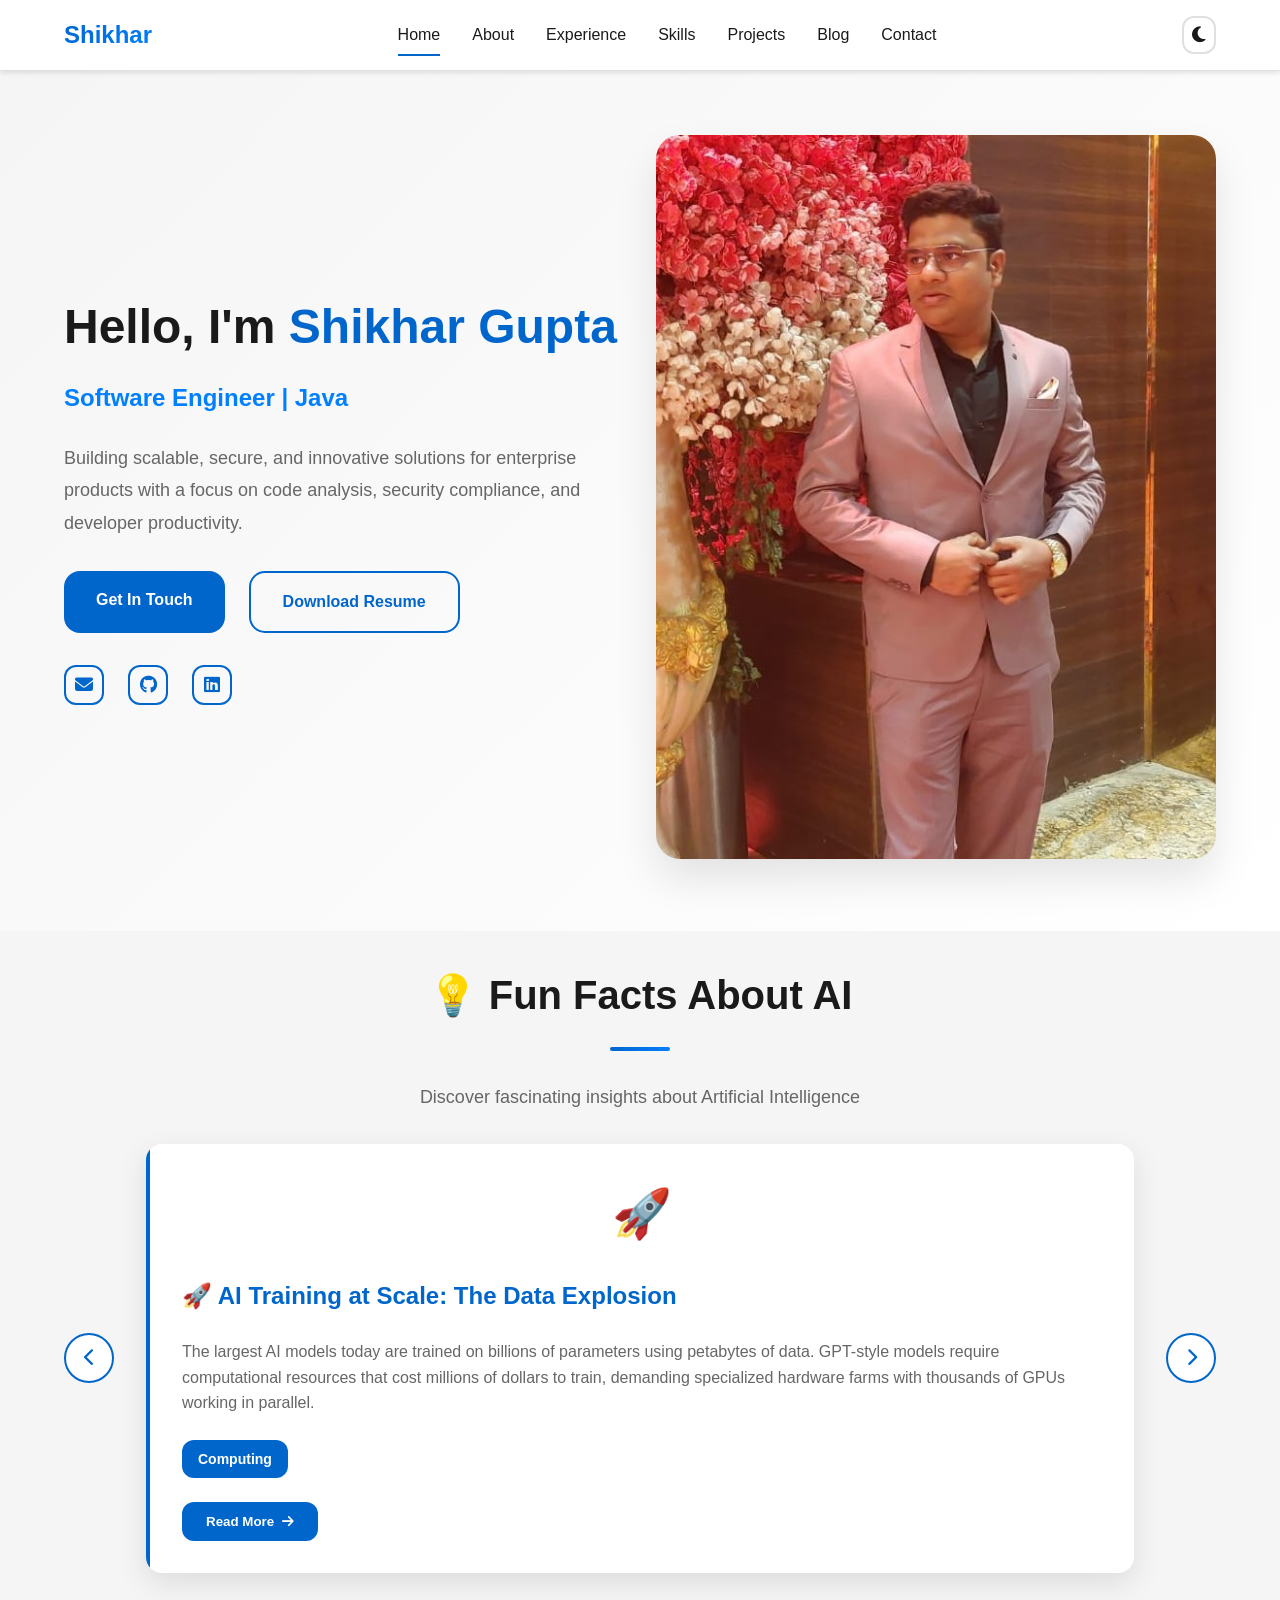
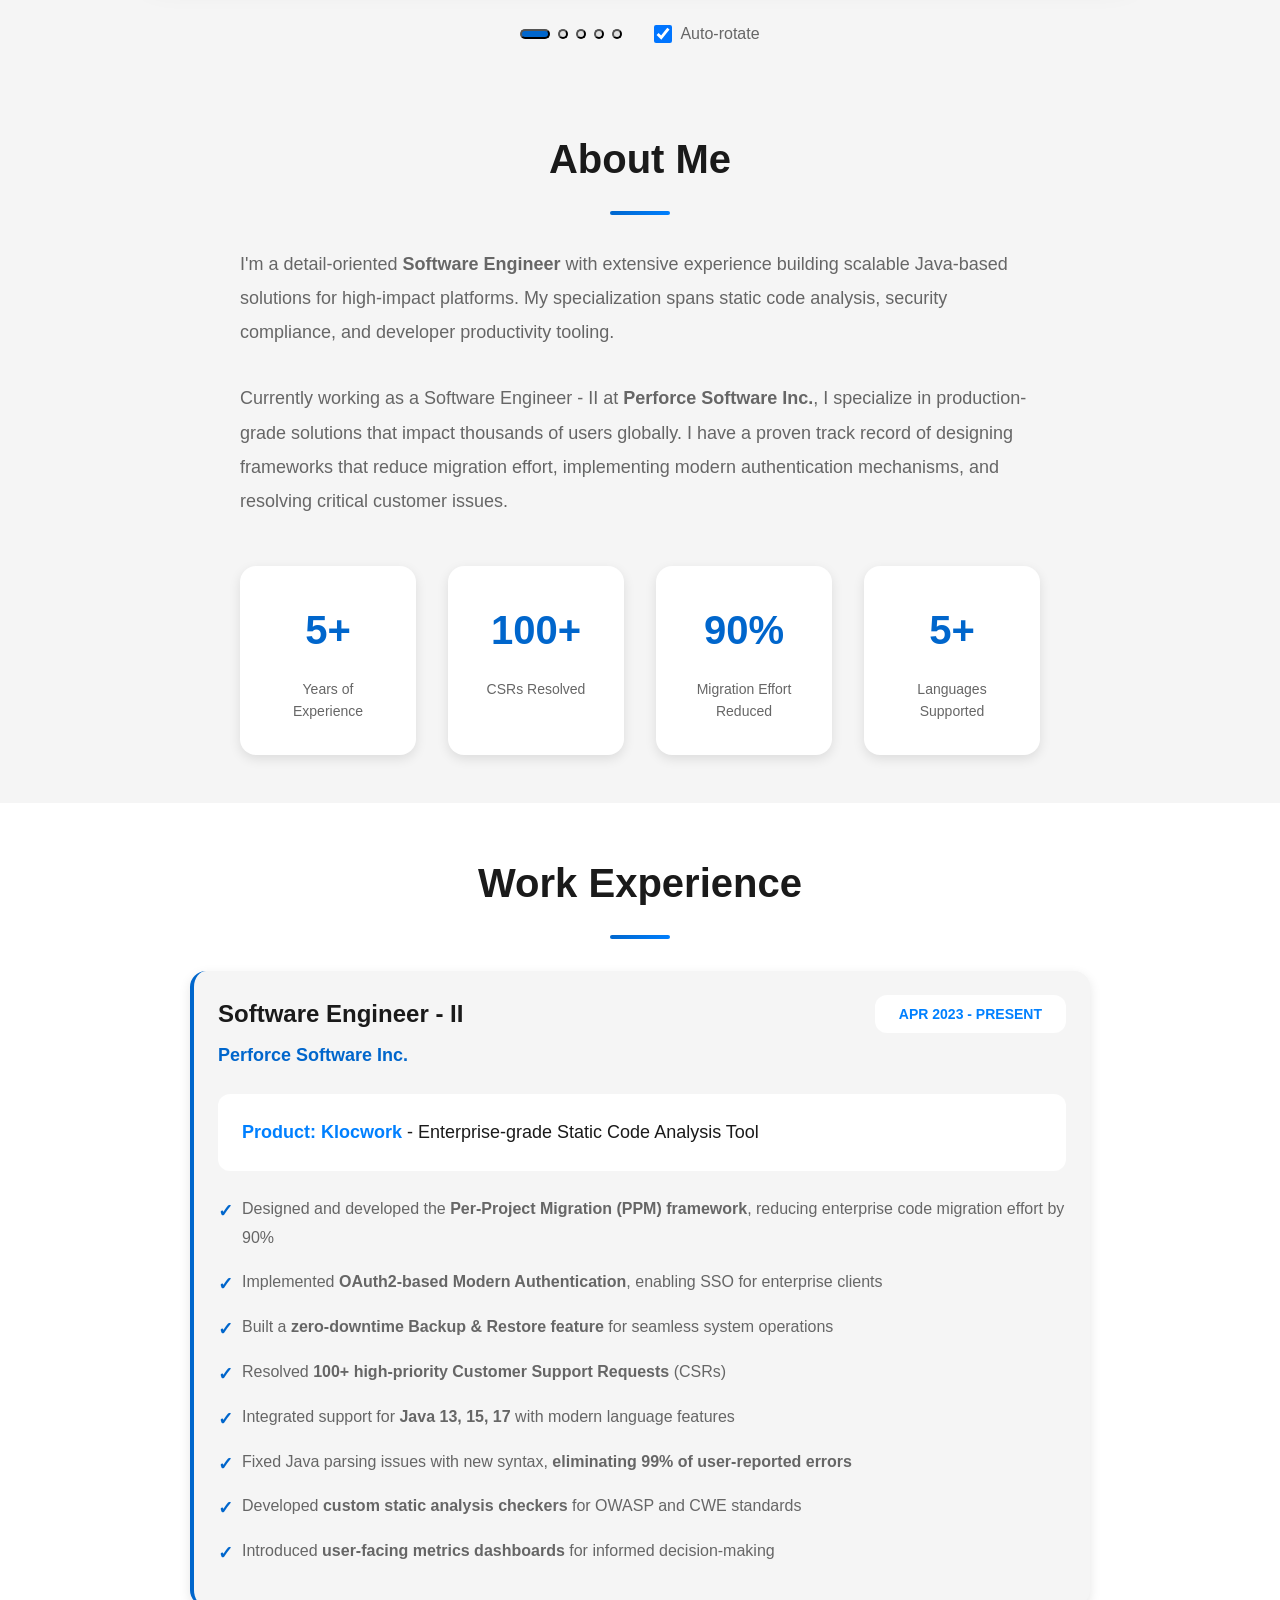
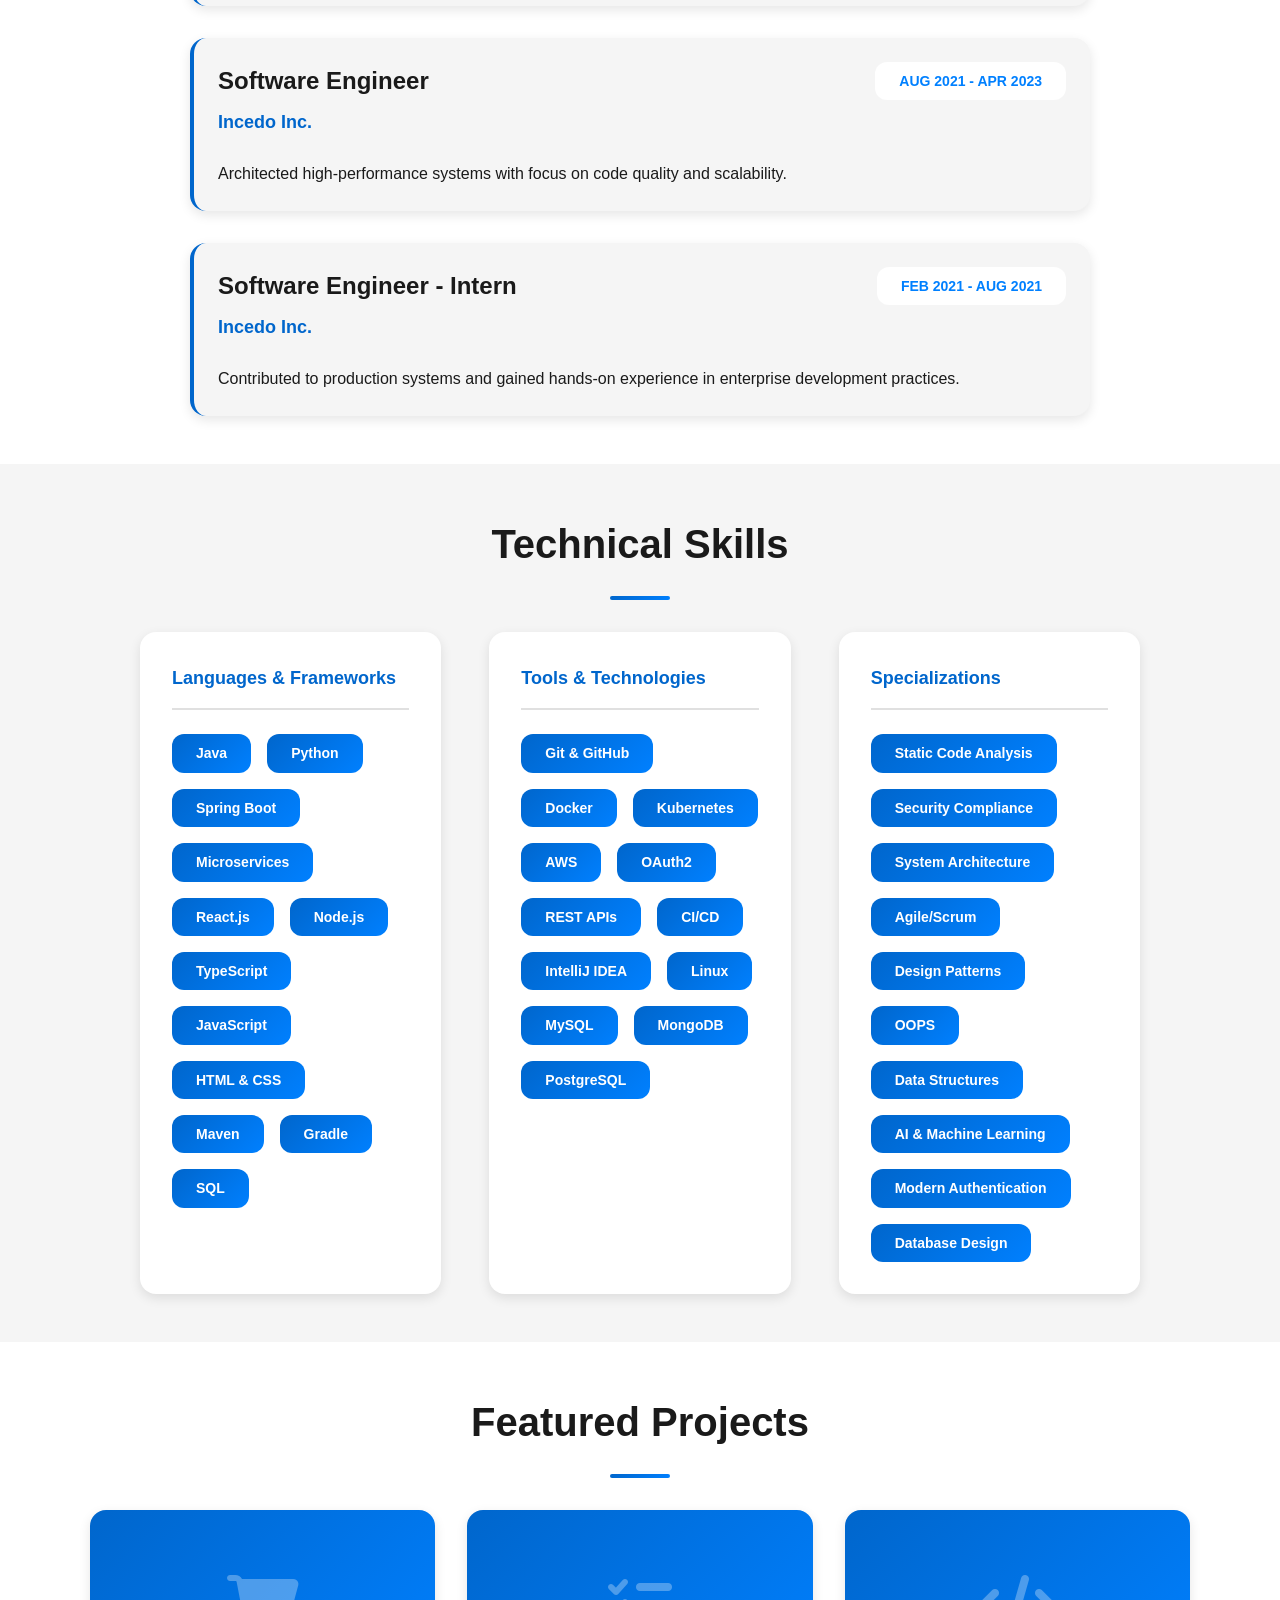
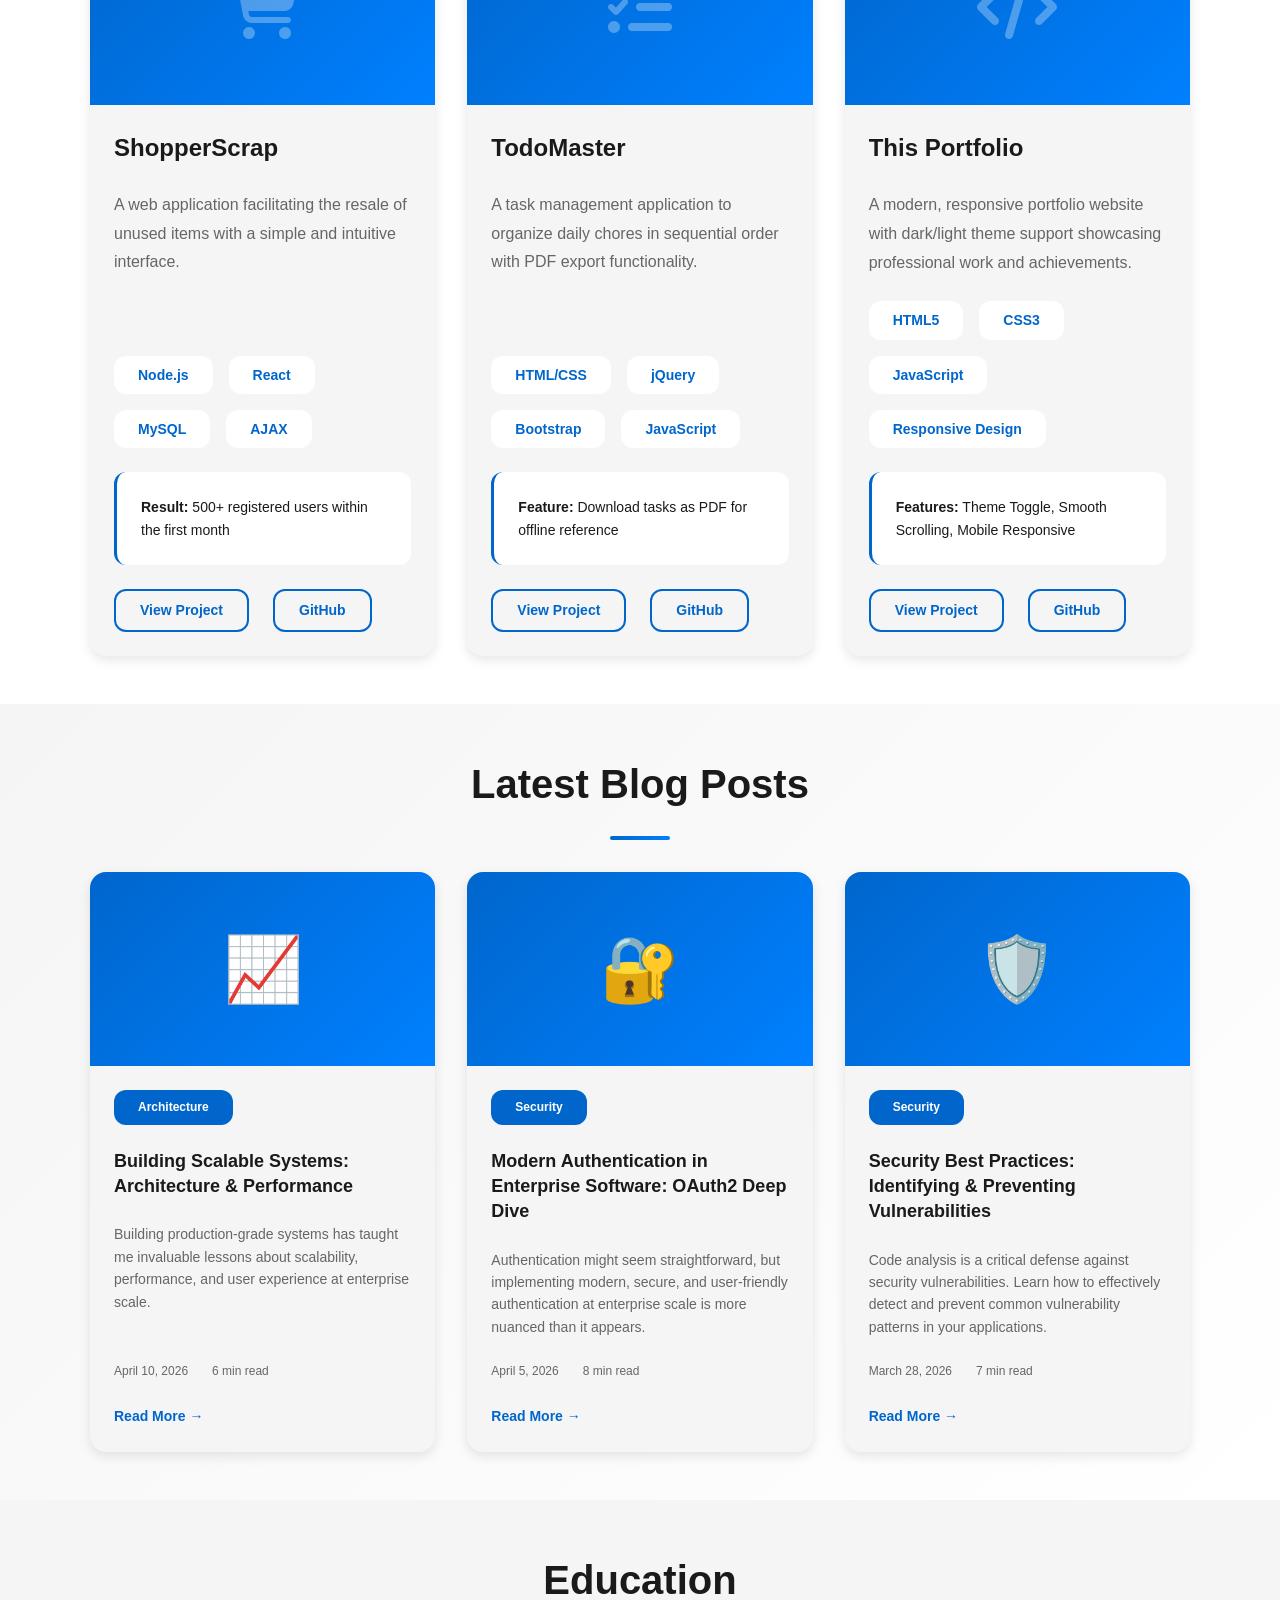
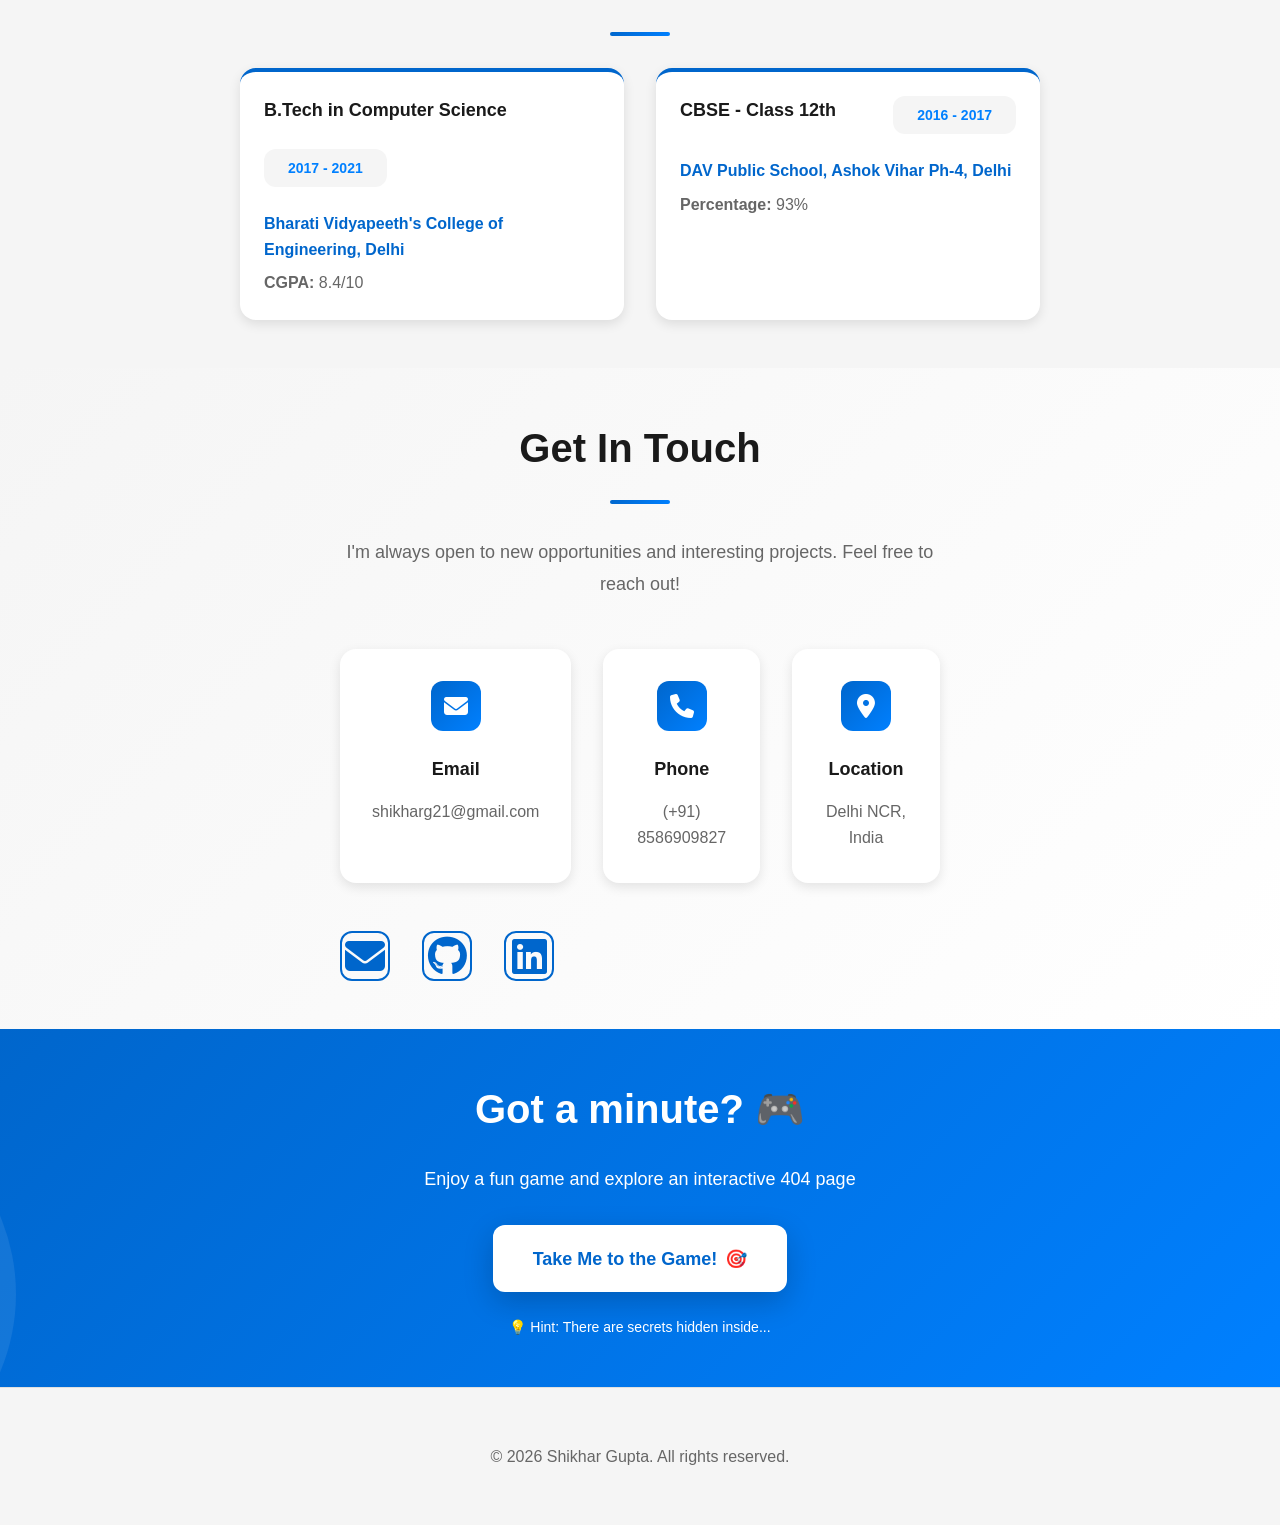
<file: index.html>
<!DOCTYPE html>
<html lang="en">
<head>
    <meta charset="UTF-8">
    <meta name="viewport" content="width=device-width, initial-scale=1.0">
    <title>Shikhar Gupta - Software Engineer Portfolio</title>
    <link rel="icon" type="image/svg+xml" href="data:image/svg+xml,<svg xmlns='http://www.w3.org/2000/svg' viewBox='0 0 100 100'><text y='75' font-size='80'>🌐</text></svg>">
    <link rel="stylesheet" href="style.css">
    <link rel="stylesheet" href="https://cdnjs.cloudflare.com/ajax/libs/font-awesome/6.4.0/css/all.min.css">
</head>
<body>
    <!-- Navigation Bar -->
    <nav class="navbar">
        <div class="container">
            <div class="nav-content">
                <div class="logo">
                    <h1>Shikhar</h1>
                </div>
                <ul class="nav-links">
                    <li><a href="#home" class="active">Home</a></li>
                    <li><a href="#about">About</a></li>
                    <li><a href="#experience">Experience</a></li>
                    <li><a href="#skills">Skills</a></li>
                    <li><a href="#projects">Projects</a></li>
                    <li><a href="#blog">Blog</a></li>
                    <li><a href="#contact">Contact</a></li>
                </ul>
                <button class="theme-toggle" id="themeToggle" title="Toggle dark/light mode">
                    <i class="fas fa-moon"></i>
                </button>
            </div>
        </div>
    </nav>

    <!-- Sticky Sidebar -->
    <aside class="sticky-sidebar" id="stickySidebar">
        <div class="sidebar-content">
            <div class="sidebar-profile">
                <img src="resources/profile.jpg" alt="Shikhar Gupta" class="sidebar-photo">
                <h3 class="sidebar-name">Shikhar</h3>
            </div>
            <nav class="sidebar-nav">
                <ul>
                    <li><a href="#home" class="sidebar-link active" data-section="home">Home</a></li>
                    <li><a href="#fun-facts" class="sidebar-link" data-section="fun-facts">Facts</a></li>
                    <li><a href="#about" class="sidebar-link" data-section="about">About</a></li>
                    <li><a href="#experience" class="sidebar-link" data-section="experience">Experience</a></li>
                    <li><a href="#skills" class="sidebar-link" data-section="skills">Skills</a></li>
                    <li><a href="#projects" class="sidebar-link" data-section="projects">Projects</a></li>
                    <li><a href="#blog" class="sidebar-link" data-section="blog">Blog</a></li>
                    <li><a href="#contact" class="sidebar-link" data-section="contact">Contact</a></li>
                </ul>
            </nav>
            <div class="sidebar-footer">
                <button class="sidebar-theme-toggle" id="sidebarThemeToggle" title="Toggle dark/light mode">
                    <i class="fas fa-moon"></i>
                </button>
            </div>
        </div>
    </aside>

    <!-- Hero Section -->
    <section id="home" class="hero">
        <div class="container">
            <div class="hero-content">
                <div class="hero-text">
                    <h2 class="hero-greeting">Hello, I'm <span class="highlight">Shikhar Gupta</span></h2>
                    <p class="hero-subtitle">Software Engineer | Java </p>
                    <p class="hero-description">Building scalable, secure, and innovative solutions for enterprise products with a focus on code analysis, security compliance, and developer productivity.</p>
                    <div class="hero-buttons">
                        <a href="#contact" class="btn btn-primary">Get In Touch</a>
                        <a href="Resume_shikhar.pdf" class="btn btn-secondary" download>Download Resume</a>
                    </div>
                    <div class="social-links">
                        <a href="mailto:shikharg21@gmail.com" target="_blank" title="Email">
                            <i class="fas fa-envelope"></i>
                        </a>
                        <a href="https://github.com/shikharg21" target="_blank" title="GitHub">
                            <i class="fab fa-github"></i>
                        </a>
                        <a href="https://linkedin.com/in/shikharg21" target="_blank" title="LinkedIn">
                            <i class="fab fa-linkedin"></i>
                        </a>
                    </div>
                </div>
                <div class="hero-image">
                    <img src="resources/profile.jpg" alt="Shikhar Gupta" class="profile-pic">
                </div>
            </div>
        </div>
    </section>

    <!-- Fun Facts Carousel Section -->
    <section id="fun-facts" class="fun-facts-section">
        <div class="container">
            <h2 class="section-title">💡 Fun Facts About AI</h2>
            <p class="fun-facts-subtitle">Discover fascinating insights about Artificial Intelligence</p>
            
            <div class="fun-facts-wrapper">
                <button class="carousel-btn carousel-btn-prev" id="prevFactBtn" aria-label="Previous fact">
                    <i class="fas fa-chevron-left"></i>
                </button>

                <div class="fun-facts-container">
                    <div id="fun-facts-carousel" class="fun-facts-carousel"></div>
                </div>

                <button class="carousel-btn carousel-btn-next" id="nextFactBtn" aria-label="Next fact">
                    <i class="fas fa-chevron-right"></i>
                </button>
            </div>

            <div class="carousel-controls">
                <div class="carousel-indicators" id="carouselIndicators">
                    <!-- Indicators will be added by JavaScript -->
                </div>
                <label class="auto-rotate-toggle">
                    <input type="checkbox" id="autoRotateCheckbox" checked>
                    <span>Auto-rotate</span>
                </label>
            </div>
        </div>
    </section>

    <!-- Fun Fact Modal -->
    <div id="funFactModal" class="fun-fact-modal">
        <div class="fun-fact-modal-content">
            <button class="modal-close" onclick="document.getElementById('funFactModal').style.display = 'none';">
                <i class="fas fa-times"></i>
            </button>
            <h2 id="factModalTitle"></h2>
            <div id="factModalContent"></div>
        </div>
    </div>

    <!-- About Section -->
    <section id="about" class="about">
        <div class="container">
            <h2 class="section-title">About Me</h2>
            <div class="about-content">
                <p class="about-text">
                    I'm a detail-oriented <strong>Software Engineer</strong> with extensive experience building scalable Java-based solutions for high-impact platforms. My specialization spans static code analysis, security compliance, and developer productivity tooling.
                </p>
                <p class="about-text">
                    Currently working as a Software Engineer - II at <strong>Perforce Software Inc.</strong>, I specialize in production-grade solutions that impact thousands of users globally. I have a proven track record of designing frameworks that reduce migration effort, implementing modern authentication mechanisms, and resolving critical customer issues.
                </p>
                <div class="about-stats">
                    <div class="stat">
                        <h3 class="stat-number" id="yearsOfExperience">3+</h3>
                        <p class="stat-label">Years of Experience</p>
                    </div>
                    <div class="stat">
                        <h3 class="stat-number">100+</h3>
                        <p class="stat-label">CSRs Resolved</p>
                    </div>
                    <div class="stat">
                        <h3 class="stat-number">90%</h3>
                        <p class="stat-label">Migration Effort Reduced</p>
                    </div>
                    <div class="stat">
                        <h3 class="stat-number">5+</h3>
                        <p class="stat-label">Languages Supported</p>
                    </div>
                </div>
            </div>
        </div>
    </section>

    <!-- Experience Section -->
    <section id="experience" class="experience">
        <div class="container">
            <h2 class="section-title">Work Experience</h2>
            <div class="experience-container">
                <div class="experience-item">
                    <div class="experience-header">
                        <div>
                            <h3 class="experience-title">Software Engineer - II</h3>
                            <p class="experience-company">Perforce Software Inc.</p>
                        </div>
                        <span class="experience-period">APR 2023 - PRESENT</span>
                    </div>
                    <div class="experience-content">
                        <div class="product-info">
                            <strong style="color: var(--accent-color);">Product: Klocwork</strong> - Enterprise-grade Static Code Analysis Tool
                        </div>
                        <ul class="experience-highlights">
                            <li>Designed and developed the <strong>Per-Project Migration (PPM) framework</strong>, reducing enterprise code migration effort by 90%</li>
                            <li>Implemented <strong>OAuth2-based Modern Authentication</strong>, enabling SSO for enterprise clients</li>
                            <li>Built a <strong>zero-downtime Backup & Restore feature</strong> for seamless system operations</li>
                            <li>Resolved <strong>100+ high-priority Customer Support Requests</strong> (CSRs)</li>
                            <li>Integrated support for <strong>Java 13, 15, 17</strong> with modern language features</li>
                            <li>Fixed Java parsing issues with new syntax, <strong>eliminating 99% of user-reported errors</strong></li>
                            <li>Developed <strong>custom static analysis checkers</strong> for OWASP and CWE standards</li>
                            <li>Introduced <strong>user-facing metrics dashboards</strong> for informed decision-making</li>
                        </ul>
                    </div>
                </div>

                <div class="experience-item">
                    <div class="experience-header">
                        <div>
                            <h3 class="experience-title">Software Engineer</h3>
                            <p class="experience-company">Incedo Inc.</p>
                        </div>
                        <span class="experience-period">AUG 2021 - APR 2023</span>
                    </div>
                    <div class="experience-content">
                        <p>Architected high-performance systems with focus on code quality and scalability.</p>
                    </div>
                </div>

                <div class="experience-item">
                    <div class="experience-header">
                        <div>
                            <h3 class="experience-title">Software Engineer - Intern</h3>
                            <p class="experience-company">Incedo Inc.</p>
                        </div>
                        <span class="experience-period">FEB 2021 - AUG 2021</span>
                    </div>
                    <div class="experience-content">
                        <p>Contributed to production systems and gained hands-on experience in enterprise development practices.</p>
                    </div>
                </div>
            </div>
        </div>
    </section>

    <!-- Skills Section -->
    <section id="skills" class="skills">
        <div class="container">
            <h2 class="section-title">Technical Skills</h2>
            <div class="skills-grid">
                <div class="skill-category">
                    <h3 class="skill-category-title">Languages & Frameworks</h3>
                    <div class="skill-tags">
                        <span class="skill-tag">Java</span>
                        <span class="skill-tag">Python</span>
                        <span class="skill-tag">Spring Boot</span>
                        <span class="skill-tag">Microservices</span>
                        <span class="skill-tag">React.js</span>
                        <span class="skill-tag">Node.js</span>
                        <span class="skill-tag">TypeScript</span>
                        <span class="skill-tag">JavaScript</span>
                        <span class="skill-tag">HTML & CSS</span>
                        <span class="skill-tag">Maven</span>
                        <span class="skill-tag">Gradle</span>
                        <span class="skill-tag">SQL</span>
                    </div>
                </div>

                <div class="skill-category">
                    <h3 class="skill-category-title">Tools & Technologies</h3>
                    <div class="skill-tags">
                        <span class="skill-tag">Git & GitHub</span>
                        <span class="skill-tag">Docker</span>
                        <span class="skill-tag">Kubernetes</span>
                        <span class="skill-tag">AWS</span>
                        <span class="skill-tag">OAuth2</span>
                        <span class="skill-tag">REST APIs</span>
                        <span class="skill-tag">CI/CD</span>
                        <span class="skill-tag">IntelliJ IDEA</span>
                        <span class="skill-tag">Linux</span>
                        <span class="skill-tag">MySQL</span>
                        <span class="skill-tag">MongoDB</span>
                        <span class="skill-tag">PostgreSQL</span>
                    </div>
                </div>

                <div class="skill-category">
                    <h3 class="skill-category-title">Specializations</h3>
                    <div class="skill-tags">
                        <span class="skill-tag">Static Code Analysis</span>
                        <span class="skill-tag">Security Compliance</span>
                        <span class="skill-tag">System Architecture</span>
                        <span class="skill-tag">Agile/Scrum</span>
                        <span class="skill-tag">Design Patterns</span>
                        <span class="skill-tag">OOPS</span>
                        <span class="skill-tag">Data Structures</span>
                        <span class="skill-tag">AI & Machine Learning</span>
                        <span class="skill-tag">Modern Authentication</span>
                        <span class="skill-tag">Database Design</span>
                    </div>
                </div>
            </div>
        </div>
    </section>

    <!-- Projects Section -->
    <section id="projects" class="projects">
        <div class="container">
            <h2 class="section-title">Featured Projects</h2>
            <div class="projects-grid">
                <div class="project-card">
                    <div class="project-image">
                        <div class="project-placeholder">
                            <i class="fas fa-shopping-cart"></i>
                        </div>
                    </div>
                    <div class="project-content">
                        <h3 class="project-title">ShopperScrap</h3>
                        <p class="project-description">
                            A web application facilitating the resale of unused items with a simple and intuitive interface.
                        </p>
                        <div class="project-tech">
                            <span>Node.js</span>
                            <span>React</span>
                            <span>MySQL</span>
                            <span>AJAX</span>
                        </div>
                        <p class="project-highlight">
                            <strong>Result:</strong> 500+ registered users within the first month
                        </p>
                        <div class="project-links">
                            <a href="#" class="btn-link">View Project</a>
                            <a href="#" class="btn-link">GitHub</a>
                        </div>
                    </div>
                </div>

                <div class="project-card">
                    <div class="project-image">
                        <div class="project-placeholder">
                            <i class="fas fa-tasks"></i>
                        </div>
                    </div>
                    <div class="project-content">
                        <h3 class="project-title">TodoMaster</h3>
                        <p class="project-description">
                            A task management application to organize daily chores in sequential order with PDF export functionality.
                        </p>
                        <div class="project-tech">
                            <span>HTML/CSS</span>
                            <span>jQuery</span>
                            <span>Bootstrap</span>
                            <span>JavaScript</span>
                        </div>
                        <p class="project-highlight">
                            <strong>Feature:</strong> Download tasks as PDF for offline reference
                        </p>
                        <div class="project-links">
                            <a href="#" class="btn-link">View Project</a>
                            <a href="#" class="btn-link">GitHub</a>
                        </div>
                    </div>
                </div>

                <div class="project-card">
                    <div class="project-image">
                        <div class="project-placeholder">
                            <i class="fas fa-code"></i>
                        </div>
                    </div>
                    <div class="project-content">
                        <h3 class="project-title">This Portfolio</h3>
                        <p class="project-description">
                            A modern, responsive portfolio website with dark/light theme support showcasing professional work and achievements.
                        </p>
                        <div class="project-tech">
                            <span>HTML5</span>
                            <span>CSS3</span>
                            <span>JavaScript</span>
                            <span>Responsive Design</span>
                        </div>
                        <p class="project-highlight">
                            <strong>Features:</strong> Theme Toggle, Smooth Scrolling, Mobile Responsive
                        </p>
                        <div class="project-links">
                            <a href="#" class="btn-link">View Project</a>
                            <a href="#" class="btn-link">GitHub</a>
                        </div>
                    </div>
                </div>
            </div>
        </div>
    </section>

    <!-- Blog Section -->
    <section id="blog" class="blog">
        <div class="container">
            <h2 class="section-title">Latest Blog Posts</h2>
            <div class="blog-grid" id="blog-grid">
                <!-- Blog posts will be loaded here by JavaScript -->
            </div>
        </div>
    </section>

    <!-- Education Section -->
    <section id="education" class="education">
        <div class="container">
            <h2 class="section-title">Education</h2>
            <div class="education-container">
                <div class="education-item">
                    <div class="education-header">
                        <h3>B.Tech in Computer Science</h3>
                        <span class="education-period">2017 - 2021</span>
                    </div>
                    <p class="education-institution">Bharati Vidyapeeth's College of Engineering, Delhi</p>
                    <p class="education-detail"><strong>CGPA:</strong> 8.4/10</p>
                </div>

                <div class="education-item">
                    <div class="education-header">
                        <h3>CBSE - Class 12th</h3>
                        <span class="education-period">2016 - 2017</span>
                    </div>
                    <p class="education-institution">DAV Public School, Ashok Vihar Ph-4, Delhi</p>
                    <p class="education-detail"><strong>Percentage:</strong> 93%</p>
                </div>
            </div>
        </div>
    </section>

    <!-- Contact Section -->
    <section id="contact" class="contact">
        <div class="container">
            <h2 class="section-title">Get In Touch</h2>
            <div class="contact-content">
                <p class="contact-description">
                    I'm always open to new opportunities and interesting projects. Feel free to reach out!
                </p>
                <div class="contact-info">
                    <div class="contact-item">
                        <div class="contact-icon">
                            <i class="fas fa-envelope"></i>
                        </div>
                        <div>
                            <h4>Email</h4>
                            <a href="mailto:shikharg21@gmail.com">shikharg21@gmail.com</a>
                        </div>
                    </div>

                    <div class="contact-item">
                        <div class="contact-icon">
                            <i class="fas fa-phone"></i>
                        </div>
                        <div>
                            <h4>Phone</h4>
                            <p>(+91) 8586909827</p>
                        </div>
                    </div>

                    <div class="contact-item">
                        <div class="contact-icon">
                            <i class="fas fa-map-marker-alt"></i>
                        </div>
                        <div>
                            <h4>Location</h4>
                            <p>Delhi NCR, India</p>
                        </div>
                    </div>
                </div>

                <div class="social-links large">
                    <a href="mailto:shikharg21@gmail.com" target="_blank" title="Email">
                        <i class="fas fa-envelope"></i>
                    </a>
                    <a href="https://github.com/shikharg21" target="_blank" title="GitHub">
                        <i class="fab fa-github"></i>
                    </a>
                    <a href="https://linkedin.com/in/shikharg21" target="_blank" title="LinkedIn">
                        <i class="fab fa-linkedin"></i>
                    </a>
                </div>
            </div>
        </div>
    </section>

    <!-- Fun Section - Easter Egg -->
    <section id="fun" class="fun-section">
        <div class="container">
            <div class="fun-content">
                <h2 class="fun-title">Got a minute? 🎮</h2>
                <p class="fun-subtitle">Enjoy a fun game and explore an interactive 404 page</p>
                <a href="404.html" class="fun-button">
                    <span class="button-text">Take Me to the Game!</span>
                    <span class="button-emoji">🎯</span>
                </a>
                <p class="fun-hint">💡 Hint: There are secrets hidden inside...</p>
            </div>
        </div>
    </section>

    <!-- Footer -->
    <footer class="footer">
        <div class="container">
            <p>&copy; <span id="currentYear">2024</span> Shikhar Gupta. All rights reserved.</p>
        </div>
    </footer>

    <script src="assets/blog/blogs.js"></script>
    <script src="assets/fun-facts/fun-facts.js"></script>
    <script src="script.js"></script>
</body>
</html>
</file>
<file: style.css>
/* ===========================
   CSS Variables & Root Styles
   =========================== */

:root {
    /* Light Theme Colors */
    --primary-color: #0066cc;
    --accent-color: #0080ff;
    --secondary-color: #ff6b6b;
    --background-color: #ffffff;
    --surface-color: #f5f5f5;
    --text-color: #1a1a1a;
    --text-secondary: #666666;
    --border-color: #e0e0e0;
    --shadow-color: rgba(0, 0, 0, 0.1);
    
    /* Spacing */
    --spacing-xs: 0.5rem;
    --spacing-sm: 1rem;
    --spacing-md: 1.5rem;
    --spacing-lg: 2rem;
    --spacing-xl: 3rem;
    
    /* Font Sizes */
    --font-size-xs: 0.75rem;
    --font-size-sm: 0.875rem;
    --font-size-base: 1rem;
    --font-size-lg: 1.125rem;
    --font-size-xl: 1.5rem;
    --font-size-2xl: 2rem;
    --font-size-3xl: 2.5rem;
    --font-size-4xl: 3rem;
    
    /* Font Weights */
    --font-weight-regular: 400;
    --font-weight-medium: 500;
    --font-weight-semibold: 600;
    --font-weight-bold: 700;
    
    /* Border Radius */
    --radius-sm: 0.5rem;
    --radius-md: 0.75rem;
    --radius-lg: 1rem;
    --radius-xl: 1.5rem;
    
    /* Transitions */
    --transition: all 0.3s ease;
}

/* Dark Theme */
[data-theme="dark"] {
    --background-color: #0a0e27;
    --surface-color: #1a1f3a;
    --text-color: #ffffff;
    --text-secondary: #b0b0b0;
    --border-color: #2a2f4a;
    --shadow-color: rgba(0, 0, 0, 0.3);
    --primary-color: #5b9fff;
    --accent-color: #7ab8ff;
}

/* ===========================
   Global Styles
   =========================== */

* {
    margin: 0;
    padding: 0;
    box-sizing: border-box;
}

html {
    scroll-behavior: smooth;
}

body {
    font-family: 'Segoe UI', Tahoma, Geneva, Verdana, sans-serif;
    color: var(--text-color);
    background-color: var(--background-color);
    transition: var(--transition);
    line-height: 1.6;
    overflow-x: hidden;
}

.container {
    max-width: 1200px;
    margin: 0 auto;
    padding: 0 var(--spacing-md);
}

a {
    color: var(--primary-color);
    text-decoration: none;
    transition: var(--transition);
}

a:hover {
    color: var(--accent-color);
}

/* ===========================
   Navigation Bar
   =========================== */

.navbar {
    position: sticky;
    top: 0;
    z-index: 1000;
    background-color: var(--background-color);
    border-bottom: 1px solid var(--border-color);
    box-shadow: 0 2px 5px var(--shadow-color);
    transition: var(--transition);
}

.navbar.hidden {
    transform: translateY(-100%);
    opacity: 0;
    pointer-events: none;
}

.nav-content {
    display: flex;
    justify-content: space-between;
    align-items: center;
    padding: var(--spacing-sm) 0;
}

.logo h1 {
    font-size: var(--font-size-xl);
    background: linear-gradient(135deg, var(--primary-color), var(--accent-color));
    -webkit-background-clip: text;
    -webkit-text-fill-color: transparent;
    background-clip: text;
    font-weight: var(--font-weight-bold);
    transition: all 0.4s ease;
}

.navbar.hidden .logo h1 {
    animation: logoMoveOut 0.4s ease forwards;
}

@keyframes logoMoveOut {
    0% {
        opacity: 1;
        transform: translateX(0);
    }
    100% {
        opacity: 0;
        transform: translateX(-80px);
    }
}

.nav-links {
    display: flex;
    list-style: none;
    gap: var(--spacing-lg);
    align-items: center;
}

.nav-links a {
    color: var(--text-color);
    font-weight: var(--font-weight-medium);
    position: relative;
    padding: var(--spacing-xs) 0;
    transition: all 0.4s ease;
}

.navbar.hidden .nav-links a {
    animation: linkMoveToSidebar 0.5s ease forwards;
}

.nav-links a:nth-child(1) { animation-delay: 0s; }
.nav-links a:nth-child(2) { animation-delay: 0.08s; }
.nav-links a:nth-child(3) { animation-delay: 0.16s; }
.nav-links a:nth-child(4) { animation-delay: 0.24s; }
.nav-links a:nth-child(5) { animation-delay: 0.32s; }
.nav-links a:nth-child(6) { animation-delay: 0.4s; }
.nav-links a:nth-child(7) { animation-delay: 0.48s; }

@keyframes linkMoveToSidebar {
    0% {
        opacity: 1;
        transform: translateX(0) translateY(0);
    }
    100% {
        opacity: 0;
        transform: translateX(-120px) translateY(300px);
    }
}

.nav-links a::after {
    content: '';
    position: absolute;
    bottom: -5px;
    left: 0;
    width: 0;
    height: 2px;
    background-color: var(--primary-color);
    transition: width 0.3s ease;
}

.nav-links a:hover::after,
.nav-links a.active::after {
    width: 100%;
}

.theme-toggle {
    background: none;
    border: 2px solid var(--border-color);
    color: var(--text-color);
    font-size: var(--font-size-lg);
    cursor: pointer;
    padding: var(--spacing-xs);
    border-radius: var(--radius-md);
    transition: var(--transition);
    display: flex;
    align-items: center;
    justify-content: center;
}

.navbar.hidden .theme-toggle {
    animation: themeToggleMoveOut 0.4s ease forwards;
}

@keyframes themeToggleMoveOut {
    0% {
        opacity: 1;
        transform: translateX(0);
    }
    100% {
        opacity: 0;
        transform: translateX(60px);
    }
}

.theme-toggle:hover {
    background-color: var(--surface-color);
    border-color: var(--primary-color);
    color: var(--primary-color);
}

/* ===========================
   Sticky Sidebar
   =========================== */

.sticky-sidebar {
    position: fixed;
    left: 0;
    top: 0;
    height: 100vh;
    width: 120px;
    background-color: var(--background-color);
    border-right: 1px solid var(--border-color);
    display: flex;
    flex-direction: column;
    align-items: center;
    padding: var(--spacing-lg) var(--spacing-sm);
    z-index: 999;
    opacity: 0;
    transform: translateX(-100%);
    transition: all 0.4s cubic-bezier(0.4, 0, 0.2, 1);
    overflow-y: auto;
    overflow-x: hidden;
}

.sticky-sidebar.visible {
    opacity: 1;
    transform: translateX(0);
}

.sidebar-content {
    display: flex;
    flex-direction: column;
    align-items: center;
    gap: var(--spacing-lg);
    height: 100%;
    width: 100%;
}

.sidebar-profile {
    text-align: center;
    display: flex;
    flex-direction: column;
    align-items: center;
    gap: var(--spacing-sm);
    padding: var(--spacing-md) 0;
    border-bottom: 1px solid var(--border-color);
    width: 100%;
    animation: slideInProfile 0.5s ease forwards;
    opacity: 0;
}

.sticky-sidebar.visible .sidebar-profile {
    animation: slideInProfile 0.5s ease forwards;
}

@keyframes slideInProfile {
    0% {
        opacity: 0;
        transform: translateY(-30px);
    }
    100% {
        opacity: 1;
        transform: translateY(0);
    }
}

.sidebar-photo {
    width: 80px;
    height: 80px;
    border-radius: 50%;
    object-fit: cover;
    border: 3px solid var(--primary-color);
    transition: all 0.3s ease;
}

.sidebar-photo:hover {
    transform: scale(1.05);
    box-shadow: 0 4px 12px var(--shadow-color);
}

.sidebar-name {
    font-size: var(--font-size-sm);
    font-weight: var(--font-weight-bold);
    color: var(--primary-color);
    text-align: center;
    word-break: break-word;
    max-width: 100px;
}

.sidebar-nav {
    flex-grow: 1;
    width: 100%;
    display: flex;
    flex-direction: column;
    justify-content: flex-start;
}

.sidebar-nav ul {
    list-style: none;
    display: flex;
    flex-direction: column;
    gap: 0;
    width: 100%;
}

.sidebar-nav li {
    width: 100%;
}

.sidebar-link {
    display: flex;
    align-items: center;
    justify-content: center;
    width: 100%;
    padding: var(--spacing-sm) var(--spacing-xs);
    color: var(--text-color);
    font-weight: var(--font-weight-semibold);
    font-size: var(--font-size-xs);
    writing-mode: horizontal-tb;
    border-left: 3px solid transparent;
    transition: all 0.3s ease;
    position: relative;
    text-decoration: none;
    min-height: auto;
    line-height: 1.2;
    word-break: break-word;
    text-align: center;
    opacity: 0;
    transform: translateY(-20px);
}

.sticky-sidebar.visible .sidebar-link {
    animation: slideInLink 0.4s ease forwards;
}

.sticky-sidebar.visible .sidebar-nav li:nth-child(1) .sidebar-link { animation-delay: 0.1s; }
.sticky-sidebar.visible .sidebar-nav li:nth-child(2) .sidebar-link { animation-delay: 0.18s; }
.sticky-sidebar.visible .sidebar-nav li:nth-child(3) .sidebar-link { animation-delay: 0.26s; }
.sticky-sidebar.visible .sidebar-nav li:nth-child(4) .sidebar-link { animation-delay: 0.34s; }
.sticky-sidebar.visible .sidebar-nav li:nth-child(5) .sidebar-link { animation-delay: 0.42s; }
.sticky-sidebar.visible .sidebar-nav li:nth-child(6) .sidebar-link { animation-delay: 0.5s; }
.sticky-sidebar.visible .sidebar-nav li:nth-child(7) .sidebar-link { animation-delay: 0.58s; }
.sticky-sidebar.visible .sidebar-nav li:nth-child(8) .sidebar-link { animation-delay: 0.66s; }

@keyframes slideInLink {
    0% {
        opacity: 0;
        transform: translateY(-20px);
    }
    100% {
        opacity: 1;
        transform: translateY(0);
    }
}

.sidebar-link:hover {
    background-color: var(--background-color);
    border-left-color: var(--accent-color);
    color: var(--primary-color);
    transform: translateY(-2px);
}

.sidebar-link.active {
    background-color: var(--primary-color);
    color: white;
    border-left-color: var(--accent-color);
    font-weight: var(--font-weight-bold);
}

.sidebar-link.active::after {
    content: '';
    position: absolute;
    left: 0;
    top: 0;
    bottom: 0;
    width: 3px;
    background-color: var(--accent-color);
}

.sidebar-footer {
    display: flex;
    justify-content: center;
    width: 100%;
    padding-top: var(--spacing-md);
    border-top: 1px solid var(--border-color);
    animation: slideInFooter 0.4s ease forwards;
    opacity: 0;
}

.sticky-sidebar.visible .sidebar-footer {
    animation: slideInFooter 0.4s ease 0.8s forwards;
}

@keyframes slideInFooter {
    0% {
        opacity: 0;
        transform: translateY(-20px);
    }
    100% {
        opacity: 1;
        transform: translateY(0);
    }
}

.sidebar-theme-toggle {
    background: none;
    border: 2px solid var(--border-color);
    color: var(--text-color);
    width: 40px;
    height: 40px;
    font-size: var(--font-size-base);
    cursor: pointer;
    border-radius: var(--radius-md);
    transition: var(--transition);
    display: flex;
    align-items: center;
    justify-content: center;
}

.sidebar-theme-toggle:hover {
    background-color: var(--primary-color);
    border-color: var(--primary-color);
    color: white;
}

/* Adjust main content for sidebar */
body.sidebar-visible main {
    margin-left: 0;
}

@media (max-width: 1024px) {
    .sticky-sidebar {
        width: 100px;
        padding: var(--spacing-md) var(--spacing-xs);
    }

    .sidebar-photo {
        width: 70px;
        height: 70px;
    }

    .sidebar-link {
        padding: var(--spacing-sm) var(--spacing-xs);
        font-size: 10px;
    }

    body.sidebar-visible main {
        margin-left: 0;
    }
}

@media (max-width: 768px) {
    .sticky-sidebar {
        width: 80px;
        padding: var(--spacing-md) var(--spacing-xs);
    }

    .sidebar-photo {
        width: 60px;
        height: 60px;
    }

    .sidebar-name {
        font-size: var(--font-size-xs);
    }

    .sidebar-link {
        padding: var(--spacing-xs) 4px;
        font-size: 9px;
    }

    body.sidebar-visible main {
        margin-left: 0;
    }
}

@media (max-width: 480px) {
    .sticky-sidebar {
        width: 0;
        padding: 0;
    }

    .sticky-sidebar.visible {
        width: 70px;
        padding: var(--spacing-md) 4px;
    }

    .sidebar-photo {
        width: 50px;
        height: 50px;
    }

    .sidebar-name {
        font-size: 9px;
    }

    .sidebar-link {
        padding: var(--spacing-xs) 2px;
        font-size: 8px;
    }

    body.sidebar-visible main {
        margin-left: 0;
    }
}

/* ===========================
   Hero Section
   =========================== */

.hero {
    padding: 4rem var(--spacing-md);
    background: linear-gradient(135deg, var(--surface-color), var(--background-color));
}

.hero-content {
    display: grid;
    grid-template-columns: 1fr 1fr;
    gap: var(--spacing-lg);
    align-items: center;
}

.hero-greeting {
    font-size: var(--font-size-4xl);
    font-weight: var(--font-weight-bold);
    margin-bottom: var(--spacing-md);
    line-height: 1.2;
}

.highlight {
    color: var(--primary-color);
}

.hero-subtitle {
    font-size: var(--font-size-xl);
    color: var(--accent-color);
    font-weight: var(--font-weight-semibold);
    margin-bottom: var(--spacing-md);
}

.hero-description {
    font-size: var(--font-size-lg);
    color: var(--text-secondary);
    margin-bottom: var(--spacing-lg);
    line-height: 1.8;
}

.hero-buttons {
    display: flex;
    gap: var(--spacing-md);
    margin-bottom: var(--spacing-lg);
    flex-wrap: wrap;
}

.btn {
    padding: var(--spacing-sm) var(--spacing-lg);
    border-radius: var(--radius-lg);
    font-weight: var(--font-weight-semibold);
    font-size: var(--font-size-base);
    cursor: pointer;
    border: none;
    transition: var(--transition);
    display: inline-block;
    text-align: center;
}

.btn-primary {
    background-color: var(--primary-color);
    color: white;
}

.btn-primary:hover {
    background-color: var(--accent-color);
    transform: translateY(-2px);
    box-shadow: 0 10px 20px var(--shadow-color);
}

.btn-secondary {
    border: 2px solid var(--primary-color);
    color: var(--primary-color);
    background-color: transparent;
}

.btn-secondary:hover {
    background-color: var(--primary-color);
    color: white;
    transform: translateY(-2px);
}

.profile-pic {
    width: 100%;
    height: 100%;
    object-fit: cover;
    border-radius: var(--radius-xl);
    box-shadow: 0 20px 40px var(--shadow-color);
    animation: float 3s ease-in-out infinite;
}

.avatar-placeholder {
    width: 100%;
    aspect-ratio: 1;
    background: linear-gradient(135deg, var(--primary-color), var(--accent-color));
    border-radius: var(--radius-xl);
    display: flex;
    align-items: center;
    justify-content: center;
    font-size: 8rem;
    color: white;
    box-shadow: 0 20px 40px var(--shadow-color);
    animation: float 3s ease-in-out infinite;
}

@keyframes float {
    0%, 100% {
        transform: translateY(0px);
    }
    50% {
        transform: translateY(-20px);
    }
}

.social-links {
    display: flex;
    gap: var(--spacing-md);
    font-size: var(--font-size-lg);
}

.social-links.large {
    gap: var(--spacing-lg);
    font-size: var(--font-size-3xl);
}

.social-links a {
    width: 40px;
    height: 40px;
    display: flex;
    align-items: center;
    justify-content: center;
    border-radius: var(--radius-md);
    border: 2px solid var(--primary-color);
    background-color: transparent;
    color: var(--primary-color);
    transition: var(--transition);
}

.social-links.large a {
    width: 50px;
    height: 50px;
}

.social-links a:hover {
    background-color: var(--primary-color);
    color: white;
    transform: translateY(-5px);
}

/* ===========================
   Section Styles
   =========================== */

section {
    padding: 3rem var(--spacing-md);
}

.section-title {
    font-size: var(--font-size-3xl);
    font-weight: var(--font-weight-bold);
    margin-bottom: var(--spacing-lg);
    text-align: center;
    position: relative;
    padding-bottom: var(--spacing-md);
}

.section-title::after {
    content: '';
    position: absolute;
    bottom: 0;
    left: 50%;
    transform: translateX(-50%);
    width: 60px;
    height: 4px;
    background: linear-gradient(135deg, var(--primary-color), var(--accent-color));
    border-radius: 2px;
}

/* ===========================
   About Section
   =========================== */

.about {
    background-color: var(--surface-color);
}

.about-content {
    max-width: 800px;
    margin: 0 auto;
}

.about-text {
    font-size: var(--font-size-lg);
    color: var(--text-secondary);
    margin-bottom: var(--spacing-lg);
    line-height: 1.9;
}

.about-stats {
    display: grid;
    grid-template-columns: repeat(auto-fit, minmax(150px, 1fr));
    gap: var(--spacing-lg);
    margin-top: var(--spacing-xl);
}

.stat {
    text-align: center;
    padding: var(--spacing-lg);
    background-color: var(--background-color);
    border-radius: var(--radius-lg);
    box-shadow: 0 4px 12px var(--shadow-color);
    transition: var(--transition);
}

.stat:hover {
    transform: translateY(-10px);
    box-shadow: 0 10px 25px var(--shadow-color);
}

.stat-number {
    font-size: var(--font-size-3xl);
    font-weight: var(--font-weight-bold);
    color: var(--primary-color);
}

.stat-label {
    color: var(--text-secondary);
    font-size: var(--font-size-sm);
    margin-top: var(--spacing-sm);
}

/* ===========================
   Experience Section
   =========================== */

.experience-container {
    max-width: 900px;
    margin: 0 auto;
    display: flex;
    flex-direction: column;
    gap: var(--spacing-lg);
}

.experience-item {
    padding: var(--spacing-md);
    background-color: var(--surface-color);
    border-left: 4px solid var(--primary-color);
    border-radius: var(--radius-lg);
    box-shadow: 0 4px 12px var(--shadow-color);
    transition: var(--transition);
}

.experience-item:hover {
    box-shadow: 0 8px 20px var(--shadow-color);
    transform: translateX(5px);
}

.experience-header {
    display: flex;
    justify-content: space-between;
    align-items: flex-start;
    margin-bottom: var(--spacing-md);
    flex-wrap: wrap;
    gap: var(--spacing-md);
}

.experience-title {
    font-size: var(--font-size-xl);
    font-weight: var(--font-weight-bold);
    color: var(--text-color);
    margin-bottom: var(--spacing-xs);
}

.experience-company {
    color: var(--primary-color);
    font-weight: var(--font-weight-semibold);
    font-size: var(--font-size-lg);
}

.experience-period {
    background-color: var(--background-color);
    color: var(--accent-color);
    padding: var(--spacing-xs) var(--spacing-md);
    border-radius: var(--radius-md);
    font-size: var(--font-size-sm);
    font-weight: var(--font-weight-semibold);
    white-space: nowrap;
}

.product-info {
    padding: var(--spacing-md);
    background-color: var(--background-color);
    border-radius: var(--radius-md);
    margin-bottom: var(--spacing-md);
    font-size: var(--font-size-lg);
}

.experience-highlights {
    list-style: none;
}

.experience-highlights li {
    padding-left: var(--spacing-md);
    margin-bottom: var(--spacing-sm);
    position: relative;
    color: var(--text-secondary);
    line-height: 1.8;
}

.experience-highlights li::before {
    content: '✓';
    position: absolute;
    left: 0;
    color: var(--primary-color);
    font-weight: bold;
    font-size: var(--font-size-lg);
}

/* ===========================
   Skills Section
   =========================== */

.skills {
    background-color: var(--surface-color);
}

.skills-grid {
    display: grid;
    grid-template-columns: repeat(auto-fit, minmax(300px, 1fr));
    gap: var(--spacing-xl);
    max-width: 1000px;
    margin: 0 auto;
}

.skill-category {
    background-color: var(--background-color);
    padding: var(--spacing-lg);
    border-radius: var(--radius-lg);
    box-shadow: 0 4px 12px var(--shadow-color);
    transition: var(--transition);
}

.skill-category:hover {
    transform: translateY(-10px);
    box-shadow: 0 10px 25px var(--shadow-color);
}

.skill-category-title {
    font-size: var(--font-size-lg);
    font-weight: var(--font-weight-bold);
    color: var(--primary-color);
    margin-bottom: var(--spacing-md);
    padding-bottom: var(--spacing-sm);
    border-bottom: 2px solid var(--border-color);
}

.skill-tags {
    display: flex;
    flex-wrap: wrap;
    gap: var(--spacing-sm);
}

.skill-tag {
    display: inline-block;
    padding: var(--spacing-xs) var(--spacing-md);
    background: linear-gradient(135deg, var(--primary-color), var(--accent-color));
    color: white;
    border-radius: var(--radius-md);
    font-size: var(--font-size-sm);
    font-weight: var(--font-weight-semibold);
    transition: var(--transition);
    cursor: default;
}

.skill-tag:hover {
    transform: scale(1.1);
    box-shadow: 0 4px 12px var(--shadow-color);
}

/* ===========================
   Projects Section
   =========================== */

.projects-grid {
    display: grid;
    grid-template-columns: repeat(auto-fit, minmax(300px, 1fr));
    gap: var(--spacing-lg);
    max-width: 1100px;
    margin: 0 auto;
}

.project-card {
    background-color: var(--surface-color);
    border-radius: var(--radius-lg);
    overflow: hidden;
    box-shadow: 0 4px 12px var(--shadow-color);
    transition: var(--transition);
    display: flex;
    flex-direction: column;
}

.project-card:hover {
    transform: translateY(-10px);
    box-shadow: 0 15px 35px var(--shadow-color);
}

.project-image {
    width: 100%;
    aspect-ratio: 16 / 9;
    background: linear-gradient(135deg, var(--primary-color), var(--accent-color));
    display: flex;
    align-items: center;
    justify-content: center;
}

.project-placeholder {
    width: 100%;
    height: 100%;
    display: flex;
    align-items: center;
    justify-content: center;
    font-size: 4rem;
    color: rgba(255, 255, 255, 0.3);
}

.project-content {
    padding: var(--spacing-md);
    display: flex;
    flex-direction: column;
    flex-grow: 1;
}

.project-title {
    font-size: var(--font-size-xl);
    font-weight: var(--font-weight-bold);
    margin-bottom: var(--spacing-md);
    color: var(--text-color);
}

.project-description {
    color: var(--text-secondary);
    margin-bottom: var(--spacing-md);
    line-height: 1.8;
    flex-grow: 1;
}

.project-tech {
    display: flex;
    flex-wrap: wrap;
    gap: var(--spacing-sm);
    margin-bottom: var(--spacing-md);
}

.project-tech span {
    display: inline-block;
    padding: var(--spacing-xs) var(--spacing-md);
    background-color: var(--background-color);
    color: var(--primary-color);
    border-radius: var(--radius-md);
    font-size: var(--font-size-sm);
    font-weight: var(--font-weight-semibold);
}

.project-highlight {
    color: var(--text-color);
    font-size: var(--font-size-sm);
    margin-bottom: var(--spacing-md);
    padding: var(--spacing-md);
    background-color: var(--background-color);
    border-left: 3px solid var(--primary-color);
    border-radius: var(--radius-md);
}

.project-links {
    display: flex;
    gap: var(--spacing-md);
}

.btn-link {
    padding: var(--spacing-xs) var(--spacing-md);
    border-radius: var(--radius-md);
    font-size: var(--font-size-sm);
    font-weight: var(--font-weight-semibold);
    border: 2px solid var(--primary-color);
    color: var(--primary-color);
    background-color: transparent;
    transition: var(--transition);
    text-align: center;
}

.btn-link:hover {
    background-color: var(--primary-color);
    color: white;
}

/* ===========================
   Blog Section
   =========================== */

.blog {
    background: linear-gradient(135deg, var(--surface-color), var(--background-color));
}

.blog-grid {
    display: grid;
    grid-template-columns: repeat(auto-fit, minmax(320px, 1fr));
    gap: var(--spacing-lg);
    max-width: 1100px;
    margin: 0 auto;
}

.blog-card {
    background-color: var(--surface-color);
    border-radius: var(--radius-lg);
    overflow: hidden;
    box-shadow: 0 4px 12px var(--shadow-color);
    transition: var(--transition);
    display: flex;
    flex-direction: column;
    height: 100%;
}

.blog-card:hover {
    transform: translateY(-10px);
    box-shadow: 0 15px 35px var(--shadow-color);
}

.blog-image {
    width: 100%;
    aspect-ratio: 16 / 9;
    background: linear-gradient(135deg, var(--primary-color), var(--accent-color));
    display: flex;
    align-items: center;
    justify-content: center;
    font-size: 4rem;
    color: white;
}

.blog-content {
    padding: var(--spacing-md);
    display: flex;
    flex-direction: column;
    flex-grow: 1;
}

.blog-category {
    display: inline-block;
    padding: var(--spacing-xs) var(--spacing-md);
    background-color: var(--primary-color);
    color: white;
    border-radius: var(--radius-md);
    font-size: var(--font-size-xs);
    font-weight: var(--font-weight-semibold);
    margin-bottom: var(--spacing-md);
    width: fit-content;
}

.blog-title {
    font-size: var(--font-size-lg);
    font-weight: var(--font-weight-bold);
    color: var(--text-color);
    margin-bottom: var(--spacing-md);
    line-height: 1.4;
}

.blog-excerpt {
    color: var(--text-secondary);
    font-size: var(--font-size-sm);
    margin-bottom: var(--spacing-md);
    line-height: 1.6;
    flex-grow: 1;
}

.blog-meta {
    display: flex;
    gap: var(--spacing-md);
    margin-bottom: var(--spacing-md);
    flex-wrap: wrap;
    color: var(--text-secondary);
    font-size: var(--font-size-xs);
}

.blog-date,
.blog-read-time,
.blog-author {
    display: flex;
    align-items: center;
    gap: var(--spacing-xs);
}

.blog-read-more {
    display: inline-block;
    color: var(--primary-color);
    font-weight: var(--font-weight-semibold);
    font-size: var(--font-size-sm);
    transition: var(--transition);
    cursor: pointer;
}

.blog-read-more:hover {
    color: var(--accent-color);
    transform: translateX(5px);
}

/* ===========================
   Blog Modal
   =========================== */

.blog-modal {
    position: fixed;
    top: 0;
    left: 0;
    width: 100%;
    height: 100%;
    background-color: rgba(0, 0, 0, 0.7);
    display: flex;
    align-items: center;
    justify-content: center;
    z-index: 2000;
    padding: var(--spacing-md);
    animation: fadeIn 0.3s ease;
}

@keyframes fadeIn {
    from {
        opacity: 0;
    }
    to {
        opacity: 1;
    }
}

.blog-modal-content {
    background-color: var(--background-color);
    border-radius: var(--radius-lg);
    max-width: 800px;
    width: 100%;
    max-height: 90vh;
    overflow-y: auto;
    position: relative;
    box-shadow: 0 20px 60px var(--shadow-color);
    animation: slideUp 0.3s ease;
}

@keyframes slideUp {
    from {
        transform: translateY(50px);
        opacity: 0;
    }
    to {
        transform: translateY(0);
        opacity: 1;
    }
}

.modal-close {
    position: fixed;
    top: var(--spacing-lg);
    right: var(--spacing-lg);
    width: 40px;
    height: 40px;
    background: var(--background-color);
    border: 2px solid var(--border-color);
    border-radius: var(--radius-md);
    font-size: var(--font-size-2xl);
    cursor: pointer;
    color: var(--text-color);
    transition: var(--transition);
    z-index: 2001;
    display: flex;
    align-items: center;
    justify-content: center;
}

.modal-close:hover {
    background-color: var(--primary-color);
    color: white;
    border-color: var(--primary-color);
}

.blog-full-content {
    padding: var(--spacing-xl);
}

.blog-full-header {
    margin-bottom: var(--spacing-xl);
    border-bottom: 2px solid var(--border-color);
    padding-bottom: var(--spacing-lg);
}

.blog-full-header .blog-category {
    margin-bottom: var(--spacing-md);
}

.blog-full-header h1 {
    font-size: var(--font-size-3xl);
    font-weight: var(--font-weight-bold);
    color: var(--text-color);
    margin-bottom: var(--spacing-lg);
    line-height: 1.3;
}

.blog-full-header .blog-meta {
    gap: var(--spacing-lg);
    font-size: var(--font-size-sm);
}

.blog-body {
    color: var(--text-color);
    line-height: 1.8;
    font-size: var(--font-size-base);
}

.blog-body h1,
.blog-body h2,
.blog-body h3 {
    color: var(--text-color);
    margin: var(--spacing-lg) 0 var(--spacing-md) 0;
    font-weight: var(--font-weight-bold);
}

.blog-body h1 {
    font-size: var(--font-size-2xl);
}

.blog-body h2 {
    font-size: var(--font-size-xl);
}

.blog-body h3 {
    font-size: var(--font-size-lg);
}

.blog-body p {
    margin-bottom: var(--spacing-md);
    color: var(--text-secondary);
}

.blog-body ul,
.blog-body ol {
    margin-left: var(--spacing-lg);
    margin-bottom: var(--spacing-md);
    color: var(--text-secondary);
}

.blog-body li {
    margin-bottom: var(--spacing-sm);
}

.blog-body code {
    background-color: var(--surface-color);
    padding: 2px 6px;
    border-radius: var(--radius-sm);
    font-family: 'Courier New', monospace;
    color: var(--primary-color);
    font-size: 0.9em;
}

.blog-body blockquote {
    border-left: 4px solid var(--primary-color);
    padding-left: var(--spacing-md);
    margin: var(--spacing-lg) 0;
    color: var(--text-secondary);
    font-style: italic;
}

.blog-body a {
    color: var(--primary-color);
    text-decoration: underline;
    transition: var(--transition);
}

.blog-body a:hover {
    color: var(--accent-color);
}

.blog-body hr {
    border: none;
    border-top: 2px solid var(--border-color);
    margin: var(--spacing-lg) 0;
}

/* ===========================
   Fun Facts Section
   =========================== */

.fun-facts-section {
    padding: var(--spacing-lg) var(--spacing-md);
    background-color: var(--surface-color);
}

.fun-facts-subtitle {
    text-align: center;
    color: var(--text-secondary);
    font-size: var(--font-size-lg);
    margin-bottom: var(--spacing-lg);
}

.fun-facts-wrapper {
    display: flex;
    align-items: center;
    gap: var(--spacing-lg);
    margin-bottom: var(--spacing-xl);
    position: relative;
}

.fun-facts-container {
    flex: 1;
    overflow: hidden;
    border-radius: var(--radius-lg);
    background-color: var(--background-color);
    box-shadow: 0 10px 30px var(--shadow-color);
}

.fun-facts-carousel {
    display: flex;
    transition: transform 0.5s cubic-bezier(0.4, 0, 0.2, 1);
}

.fun-fact-card {
    flex: 0 0 100%;
    padding: var(--spacing-lg);
    border-left: 4px solid var(--primary-color);
    display: flex;
    flex-direction: column;
    gap: var(--spacing-md);
    opacity: 0.6;
    transition: all 0.3s ease;
    cursor: pointer;
}

.fun-fact-card.active {
    opacity: 1;
}

.fun-fact-emoji {
    font-size: 3rem;
    text-align: center;
    animation: bounce 2s ease-in-out infinite;
}

.fun-fact-title {
    font-size: var(--font-size-xl);
    color: var(--primary-color);
    font-weight: var(--font-weight-bold);
}

.fun-fact-excerpt {
    font-size: var(--font-size-base);
    color: var(--text-secondary);
    line-height: 1.6;
    flex-grow: 1;
}

.fun-fact-category {
    display: inline-block;
    padding: 0.5rem 1rem;
    background-color: var(--primary-color);
    color: white;
    border-radius: var(--radius-md);
    font-size: var(--font-size-sm);
    font-weight: var(--font-weight-semibold);
    width: fit-content;
}

.btn-read-more {
    align-self: flex-start;
    padding: 0.75rem 1.5rem;
    background-color: var(--primary-color);
    color: white;
    border: none;
    border-radius: var(--radius-md);
    font-weight: var(--font-weight-semibold);
    cursor: pointer;
    transition: all 0.3s ease;
    display: flex;
    align-items: center;
    gap: 0.5rem;
}

.btn-read-more:hover {
    background-color: var(--accent-color);
    transform: translateX(5px);
}

.carousel-btn {
    width: 50px;
    height: 50px;
    border-radius: 50%;
    border: 2px solid var(--primary-color);
    background-color: var(--background-color);
    color: var(--primary-color);
    font-size: var(--font-size-lg);
    cursor: pointer;
    transition: all 0.3s ease;
    display: flex;
    align-items: center;
    justify-content: center;
    flex-shrink: 0;
}

.carousel-btn:hover {
    background-color: var(--primary-color);
    color: white;
    transform: scale(1.1);
}

.carousel-btn:active {
    transform: scale(0.95);
}

.carousel-controls {
    display: flex;
    justify-content: center;
    align-items: center;
    gap: var(--spacing-lg);
    flex-wrap: wrap;
}

.carousel-indicators {
    display: flex;
    gap: 0.5rem;
    justify-content: center;
}

.fact-indicator {
    width: 10px;
    height: 10px;
    border-radius: 50%;
    background-color: var(--border-color);
    cursor: pointer;
    transition: all 0.3s ease;
}

.fact-indicator.active {
    background-color: var(--primary-color);
    width: 30px;
    border-radius: 5px;
}

.auto-rotate-toggle {
    display: flex;
    align-items: center;
    gap: 0.5rem;
    cursor: pointer;
    color: var(--text-secondary);
    font-weight: var(--font-weight-medium);
    user-select: none;
}

.auto-rotate-toggle input {
    width: 18px;
    height: 18px;
    cursor: pointer;
}

/* Fun Fact Modal */
.fun-fact-modal {
    display: none;
    position: fixed;
    top: 0;
    left: 0;
    width: 100%;
    height: 100%;
    background-color: rgba(0, 0, 0, 0.7);
    z-index: 2000;
    align-items: center;
    justify-content: center;
    animation: fadeIn 0.3s ease;
}

.fun-fact-modal-content {
    background-color: var(--background-color);
    border-radius: var(--radius-lg);
    max-width: 800px;
    width: 90%;
    max-height: 80vh;
    overflow-y: auto;
    padding: var(--spacing-xl);
    position: relative;
    box-shadow: 0 20px 60px var(--shadow-color);
    animation: slideUp 0.3s ease;
}

.fun-fact-modal-content h2 {
    color: var(--primary-color);
    margin-bottom: var(--spacing-lg);
}

.fun-fact-modal-body {
    color: var(--text-color);
    line-height: 1.8;
}

.fun-fact-modal-body h1 {
    color: var(--primary-color);
    font-size: var(--font-size-2xl);
    margin-bottom: var(--spacing-md);
}

.fun-fact-modal-body p {
    margin-bottom: var(--spacing-md);
}

@media (max-width: 768px) {
    .fun-facts-wrapper {
        gap: var(--spacing-md);
    }

    .fun-fact-card {
        padding: var(--spacing-lg);
    }

    .fun-fact-tile {
        width: 100%;
    }

    .carousel-btn {
        width: 40px;
        height: 40px;
        font-size: var(--font-size-base);
    }

    .carousel-controls {
        flex-direction: column;
        gap: var(--spacing-md);
    }

    .fun-facts-section {
        padding: var(--spacing-lg) var(--spacing-sm);
    }

    .fun-fact-modal-content {
        width: 95%;
        padding: var(--spacing-lg);
        max-height: 90vh;
    }
}

/* ===========================
   Education Section
   =========================== */

.education {
    background-color: var(--surface-color);
}

.education-container {
    max-width: 800px;
    margin: 0 auto;
    display: grid;
    grid-template-columns: repeat(auto-fit, minmax(300px, 1fr));
    gap: var(--spacing-lg);
}

.education-item {
    padding: var(--spacing-md);
    background-color: var(--background-color);
    border-radius: var(--radius-lg);
    box-shadow: 0 4px 12px var(--shadow-color);
    border-top: 4px solid var(--primary-color);
    transition: var(--transition);
}

.education-item:hover {
    transform: translateY(-5px);
    box-shadow: 0 10px 25px var(--shadow-color);
}

.education-header {
    display: flex;
    justify-content: space-between;
    align-items: flex-start;
    margin-bottom: var(--spacing-md);
    flex-wrap: wrap;
    gap: var(--spacing-md);
}

.education-header h3 {
    font-size: var(--font-size-lg);
    font-weight: var(--font-weight-bold);
    color: var(--text-color);
}

.education-period {
    background-color: var(--surface-color);
    color: var(--accent-color);
    padding: var(--spacing-xs) var(--spacing-md);
    border-radius: var(--radius-md);
    font-size: var(--font-size-sm);
    font-weight: var(--font-weight-semibold);
    white-space: nowrap;
}

.education-institution {
    color: var(--primary-color);
    font-weight: var(--font-weight-semibold);
    font-size: var(--font-size-base);
    margin-bottom: var(--spacing-xs);
}

.education-detail {
    color: var(--text-secondary);
}

/* ===========================
   Contact Section
   =========================== */

.contact {
    background: linear-gradient(135deg, var(--surface-color), var(--background-color));
}

.contact-content {
    max-width: 600px;
    margin: 0 auto;
    text-align: center;
}

.contact-description {
    font-size: var(--font-size-lg);
    color: var(--text-secondary);
    margin-bottom: var(--spacing-xl);
    line-height: 1.8;
}

.contact-info {
    display: inline-flex;
    grid-template-columns: repeat(auto-fit, minmax(200px, 1fr));
    gap: var(--spacing-lg);
    margin-bottom: var(--spacing-xl);
}

.contact-item {
    display: flex;
    flex-direction: column;
    align-items: center;
    padding: var(--spacing-lg);
    background-color: var(--background-color);
    border-radius: var(--radius-lg);
    box-shadow: 0 4px 12px var(--shadow-color);
    transition: var(--transition);
}

.contact-item:hover {
    transform: translateY(-5px);
    box-shadow: 0 10px 25px var(--shadow-color);
}

.contact-icon {
    width: 50px;
    height: 50px;
    display: flex;
    align-items: center;
    justify-content: center;
    background: linear-gradient(135deg, var(--primary-color), var(--accent-color));
    border-radius: var(--radius-md);
    color: white;
    font-size: var(--font-size-xl);
    margin-bottom: var(--spacing-md);
}

.contact-item h4 {
    font-size: var(--font-size-lg);
    font-weight: var(--font-weight-bold);
    margin-bottom: var(--spacing-sm);
    color: var(--text-color);
}

.contact-item a,
.contact-item p {
    color: var(--text-secondary);
    font-size: var(--font-size-base);
}

.contact-item a:hover {
    color: var(--primary-color);
    text-decoration: underline;
}

/* ===========================
   Footer
   =========================== */

.footer {
    padding: var(--spacing-xl) var(--spacing-md);
    background-color: var(--surface-color);
    border-top: 1px solid var(--border-color);
    text-align: center;
    color: var(--text-secondary);
}

.footer p {
    margin: var(--spacing-xs) 0;
}

/* ===========================
   Responsive Design
   =========================== */

/* iPad & Tablets (768px - 1024px) */
@media (max-width: 1024px) {
    .container {
        max-width: 95%;
    }

    section {
        padding: 2.5rem var(--spacing-md);
    }

    .hero {
        padding: 3rem var(--spacing-md);
    }
}

/* Tablets (max-width 768px) */
@media (max-width: 768px) {
    .hero-content {
        grid-template-columns: 1fr;
    }

    .hero-greeting {
        font-size: var(--font-size-2xl);
    }

    .hero-subtitle {
        font-size: var(--font-size-lg);
    }

    .nav-links {
        gap: var(--spacing-md);
        font-size: var(--font-size-sm);
    }

    .nav-links a {
        padding: var(--spacing-xs) var(--spacing-sm);
    }

    .section-title {
        font-size: var(--font-size-2xl);
    }

    .about-stats {
        grid-template-columns: repeat(2, 1fr);
        gap: var(--spacing-md);
    }

    .stat {
        padding: var(--spacing-md);
    }

    .experience-header {
        flex-direction: column;
    }

    .experience-period {
        font-size: var(--font-size-xs);
    }

    .hero-buttons {
        flex-direction: column;
    }

    .btn {
        width: 100%;
        padding: var(--spacing-md) var(--spacing-lg);
        min-height: 44px;
        display: flex;
        align-items: center;
        justify-content: center;
    }

    .projects-grid,
    .skills-grid {
        grid-template-columns: 1fr;
    }

    .skill-tags {
        gap: var(--spacing-sm);
    }

    .skill-tag {
        font-size: var(--font-size-xs);
        padding: var(--spacing-xs) var(--spacing-sm);
    }

    section {
        padding: 3rem var(--spacing-md);
    }

    .contact-info {
        grid-template-columns: 1fr;
    }

    .contact-item {
        padding: var(--spacing-lg);
    }

    .social-links.large {
        font-size: var(--font-size-2xl);
        gap: var(--spacing-md);
    }

    .social-links.large a {
        width: 45px;
        height: 45px;
        min-width: 45px;
        min-height: 45px;
    }

    .social-links a {
        width: 40px;
        height: 40px;
        min-width: 40px;
        min-height: 40px;
    }

    .navbar {
        padding: var(--spacing-sm);
    }

    .logo h1 {
        font-size: var(--font-size-lg);
    }
}

/* Mobile Phones (max-width 640px) */
@media (max-width: 640px) {
    :root {
        --spacing-lg: 1.5rem;
        --spacing-md: 1.2rem;
    }

    .container {
        padding: 0 var(--spacing-sm);
        max-width: 100%;
    }

    .hero {
        padding: 3.5rem var(--spacing-sm);
    }

    .hero-greeting {
        font-size: var(--font-size-2xl);
        line-height: 1.2;
    }

    .hero-subtitle {
        font-size: var(--font-size-lg);
        margin-bottom: var(--spacing-md);
    }

    .hero-description {
        font-size: var(--font-size-base);
    }

    .nav-links {
        gap: var(--spacing-sm);
        font-size: var(--font-size-xs);
    }

    .nav-links a {
        padding: var(--spacing-xs);
    }

    .nav-links a::after {
        bottom: -3px;
    }

    .logo h1 {
        font-size: var(--font-size-base);
    }

    .theme-toggle {
        width: 36px;
        height: 36px;
        font-size: var(--font-size-base);
    }

    .section-title {
        font-size: var(--font-size-2xl);
    }

    .section-title::after {
        width: 40px;
    }

    .about-text {
        font-size: var(--font-size-base);
    }

    .about-stats {
        grid-template-columns: 1fr;
        gap: var(--spacing-lg);
    }

    .stat {
        padding: var(--spacing-md);
        border-radius: var(--radius-md);
    }

    .stat-number {
        font-size: var(--font-size-2xl);
    }

    .stat-label {
        font-size: var(--font-size-xs);
    }

    .experience-item {
        padding: var(--spacing-md);
        border-left-width: 3px;
    }

    .experience-title {
        font-size: var(--font-size-lg);
    }

    .experience-company {
        font-size: var(--font-size-base);
    }

    .experience-highlights li {
        padding-left: var(--spacing-md);
        margin-bottom: var(--spacing-sm);
        font-size: var(--font-size-sm);
    }

    .product-info {
        font-size: var(--font-size-base);
        padding: var(--spacing-md);
    }

    .skill-category {
        padding: var(--spacing-md);
    }

    .skill-category-title {
        font-size: var(--font-size-base);
    }

    .skill-tags {
        gap: var(--spacing-xs);
    }

    .skill-tag {
        font-size: var(--font-size-xs);
        padding: 4px 12px;
        display: inline-block;
    }

    .project-card {
        border-radius: var(--radius-lg);
    }

    .project-content {
        padding: var(--spacing-md);
    }

    .project-title {
        font-size: var(--font-size-lg);
    }

    .project-description {
        font-size: var(--font-size-sm);
    }

    .project-image {
        aspect-ratio: 4 / 3;
    }

    .project-placeholder {
        font-size: 2.5rem;
    }

    .project-tech {
        gap: var(--spacing-xs);
    }

    .project-tech span {
        font-size: var(--font-size-xs);
        padding: 4px 10px;
    }

    .project-links {
        flex-direction: column;
        gap: var(--spacing-sm);
    }

    .btn-link {
        width: 100%;
        padding: var(--spacing-sm) var(--spacing-md);
        font-size: var(--font-size-xs);
        min-height: 40px;
        display: flex;
        align-items: center;
        justify-content: center;
    }

    .blog-grid {
        grid-template-columns: 1fr;
    }

    .blog-card {
        border-radius: var(--radius-lg);
    }

    .blog-title {
        font-size: var(--font-size-lg);
    }

    .blog-excerpt {
        font-size: var(--font-size-sm);
    }

    .blog-meta {
        font-size: var(--font-size-xs);
    }

    .blog-modal-content {
        margin: var(--spacing-md);
        max-height: 95vh;
    }

    .blog-full-content {
        padding: var(--spacing-lg);
    }

    .blog-full-header h1 {
        font-size: var(--font-size-2xl);
    }

    .modal-close {
        top: var(--spacing-md);
        right: var(--spacing-md);
        width: 36px;
        height: 36px;
    }

    .education-item {
        padding: var(--spacing-md);
    }

    .education-header {
        flex-direction: column;
        gap: var(--spacing-sm);
    }

    .education-header h3 {
        font-size: var(--font-size-lg);
    }

    .education-period {
        font-size: var(--font-size-xs);
    }

    .education-institution {
        font-size: var(--font-size-sm);
    }

    .contact-description {
        font-size: var(--font-size-base);
    }

    .contact-info {
        grid-template-columns: 1fr;
        gap: var(--spacing-md);
    }

    .contact-item {
        padding: var(--spacing-md);
    }

    .contact-icon {
        width: 45px;
        height: 45px;
        font-size: var(--font-size-lg);
    }

    .contact-item h4 {
        font-size: var(--font-size-base);
    }

    .contact-item a,
    .contact-item p {
        font-size: var(--font-size-sm);
    }

    .social-links {
        gap: var(--spacing-md);
        font-size: var(--font-size-xl);
    }

    .social-links a {
        width: 40px;
        height: 40px;
        font-size: var(--font-size-base);
    }

    .social-links.large {
        gap: var(--spacing-lg);
        font-size: var(--font-size-2xl);
    }

    .social-links.large a {
        width: 44px;
        height: 44px;
        font-size: 1rem;
    }

    section {
        padding: 2.5rem var(--spacing-sm);
    }

    .footer {
        padding: var(--spacing-lg) var(--spacing-sm);
    }

    .footer p {
        font-size: var(--font-size-sm);
    }

    .nav-content {
        padding: var(--spacing-sm) 0;
    }

    .avatar-placeholder,
    .profile-pic {
        min-height: 250px;
    }
}

/* Small Mobile Phones (max-width 480px) */
@media (max-width: 480px) {
    :root {
        --font-size-2xl: 1.75rem;
        --font-size-xl: 1.25rem;
    }

    .hero-greeting {
        font-size: var(--font-size-xl);
    }

    .hero-subtitle {
        font-size: var(--font-size-base);
    }

    .section-title {
        font-size: var(--font-size-xl);
    }

    .about-stats {
        grid-template-columns: 1fr;
    }

    .nav-links {
        gap: var(--spacing-xs);
        font-size: var(--font-size-xs);
    }

    .logo h1 {
        font-size: var(--font-size-base);
        letter-spacing: -0.5px;
    }

    .theme-toggle {
        width: 32px;
        height: 32px;
        padding: 4px;
    }

    .hero {
        padding: 3rem var(--spacing-xs);
    }

    .btn {
        font-size: var(--font-size-sm);
        padding: var(--spacing-md) var(--spacing-sm);
    }

    section {
        padding: 2rem var(--spacing-xs);
    }

    .container {
        padding: 0 var(--spacing-xs);
    }

    .about-text {
        line-height: 1.5;
    }

    .stat {
        padding: var(--spacing-sm);
    }

    .stat-number {
        font-size: var(--font-size-xl);
    }

    .experience-item {
        margin-bottom: var(--spacing-md);
    }

    .project-image {
        aspect-ratio: 3/2;
    }

    .blog-grid {
        grid-template-columns: 1fr;
        gap: var(--spacing-md);
    }

    .modal-close {
        position: absolute;
        top: var(--spacing-md);
        right: var(--spacing-md);
    }

    .blog-modal {
        padding: 0;
    }

    .blog-full-content {
        padding: var(--spacing-md);
    }

    .footer {
        padding: var(--spacing-lg) var(--spacing-xs);
    }
}

/* iPhone SE and very small screens (max-width 375px) */
@media (max-width: 375px) {
    .hero-greeting {
        font-size: 1.5rem;
    }

    .logo h1 {
        font-size: 0.85rem;
    }

    .nav-links a {
        padding: 2px;
        font-size: 0.65rem;
    }

    .section-title {
        font-size: 1.5rem;
    }

    .hero-buttons {
        gap: var(--spacing-sm);
    }

    .btn {
        font-size: var(--font-size-xs);
        padding: var(--spacing-sm);
    }
}

/* Landscape Mode */
@media (max-height: 500px) and (orientation: landscape) {
    .hero {
        padding: 2rem var(--spacing-md);
    }

    .hero-greeting {
        font-size: var(--font-size-lg);
    }

    section {
        padding: 2rem var(--spacing-md);
    }

    .avatar-placeholder,
    .profile-pic {
        aspect-ratio: auto;
        max-height: 300px;
    }
}

/* ===========================
   Fun Section - Easter Egg
   =========================== */

.fun-section {
    background: linear-gradient(135deg, var(--primary-color), var(--accent-color));
    padding: var(--spacing-xl) var(--spacing-md);
    text-align: center;
    overflow: hidden;
    position: relative;
}

.fun-section::before {
    content: '';
    position: absolute;
    top: -50%;
    right: -50%;
    width: 500px;
    height: 500px;
    background: rgba(255, 255, 255, 0.1);
    border-radius: 50%;
    animation: float 6s ease-in-out infinite;
}

.fun-section::after {
    content: '';
    position: absolute;
    bottom: -30%;
    left: -30%;
    width: 400px;
    height: 400px;
    background: rgba(255, 255, 255, 0.08);
    border-radius: 50%;
    animation: float 8s ease-in-out infinite reverse;
}

.fun-content {
    position: relative;
    z-index: 2;
    color: white;
}

.fun-title {
    font-size: var(--font-size-3xl);
    font-weight: var(--font-weight-bold);
    margin-bottom: var(--spacing-md);
    animation: slideUp 0.6s ease;
}

.fun-subtitle {
    font-size: var(--font-size-lg);
    margin-bottom: var(--spacing-lg);
    opacity: 0.95;
    animation: slideUp 0.6s ease 0.1s both;
}

.fun-button {
    display: inline-flex;
    align-items: center;
    gap: 0.5rem;
    padding: 1.2rem 2.5rem;
    background-color: white;
    color: var(--primary-color);
    font-weight: var(--font-weight-bold);
    font-size: var(--font-size-lg);
    border-radius: 0.75rem;
    box-shadow: 0 10px 30px rgba(0, 0, 0, 0.2);
    transition: all 0.3s ease;
    animation: slideUp 0.6s ease 0.2s both;
}

.fun-button:hover {
    transform: translateY(-5px);
    box-shadow: 0 15px 40px rgba(0, 0, 0, 0.3);
}

.fun-button:active {
    transform: translateY(-2px);
}

.button-emoji {
    display: inline-block;
    animation: spin 2s linear infinite;
}

.fun-button:hover .button-emoji {
    animation: bounce 0.6s ease-in-out;
}

@keyframes spin {
    0% { transform: rotate(0deg); }
    100% { transform: rotate(360deg); }
}

@keyframes bounce {
    0%, 100% { transform: translateY(0); }
    50% { transform: translateY(-10px); }
}

@keyframes slideUp {
    from {
        opacity: 0;
        transform: translateY(20px);
    }
    to {
        opacity: 1;
        transform: translateY(0);
    }
}

.fun-hint {
    margin-top: var(--spacing-md);
    opacity: 0.9;
    font-size: var(--font-size-sm);
    animation: slideUp 0.6s ease 0.3s both;
    animation-fill-mode: both;
}

@media (max-width: 768px) {
    .fun-section {
        padding: var(--spacing-lg) var(--spacing-md);
    }

    .fun-title {
        font-size: var(--font-size-2xl);
    }

    .fun-subtitle {
        font-size: var(--font-size-base);
    }

    .fun-button {
        padding: 1rem 2rem;
        font-size: var(--font-size-base);
        width: 100%;
    }
}

/* ===========================
   Smooth Scrolling
   =========================== */

@supports (scroll-behavior: smooth) {
    html {
        scroll-behavior: smooth;
    }
}

/* ===========================
   Accessibility
   =========================== */

@media (prefers-reduced-motion: reduce) {
    *,
    *::before,
    *::after {
        animation-duration: 0.01ms !important;
        animation-iteration-count: 1 !important;
        transition-duration: 0.01ms !important;
    }
}

@media (prefers-color-scheme: dark) {
    [data-theme="light"] {
        color-scheme: light;
    }

    [data-theme="dark"] {
        color-scheme: dark;
    }
}

/* ===========================
   Touch Device Optimizations
   =========================== */

.touch-device button,
.touch-device a,
.touch-device input,
.touch-device textarea {
    min-height: 44px;
    min-width: 44px;
    font-size: 16px;
}

.touch-device .btn {
    min-height: 48px;
}

.touch-device .social-links a {
    min-width: 48px;
    min-height: 48px;
}

.touch-device .skill-tag {
    padding: 8px 14px;
}

/* Improve tap responsiveness */
.touch-device a,
.touch-device button,
.touch-device label {
    -webkit-tap-highlight-color: transparent;
    -webkit-touch-callout: none;
}

/* Fix font size for iOS Safari (prevents auto-zoom) */
@supports (-webkit-touch-callout: none) {
    input,
    textarea,
    select {
        font-size: 16px;
    }
}

/* Optimize images for retina displays */
@media (-webkit-min-device-pixel-ratio: 2),
       (min-resolution: 192dpi) {
    .profile-pic,
    .avatar-placeholder,
    .project-image {
        image-rendering: -webkit-optimize-contrast;
    }
}
</file>
